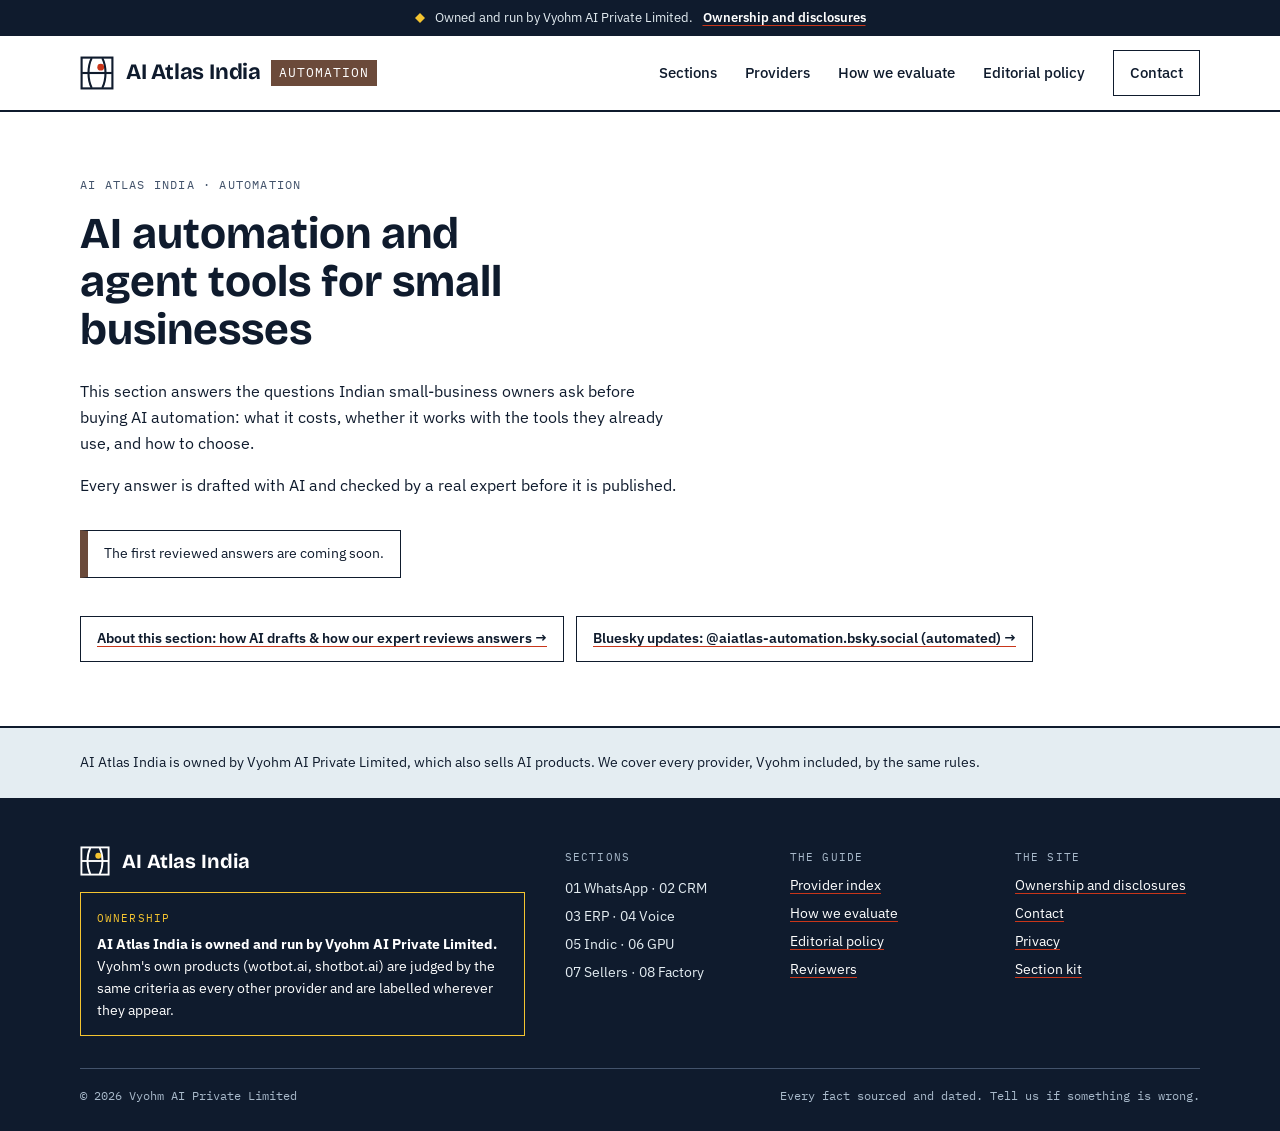
<file: index.html>
<!doctype html>
<html lang="en" data-section="automation">
<head>
<meta charset="utf-8">
<meta name="viewport" content="width=device-width, initial-scale=1">
<title>AI automation for small businesses | AI Atlas India</title>
<meta name="description" content="AI Atlas India, automation section: expert-reviewed answers on AI automation and agent tools for small businesses in India. First answers coming soon.">
<link rel="preconnect" href="https://fonts.googleapis.com">
<link rel="preconnect" href="https://fonts.gstatic.com" crossorigin>
<link href="https://fonts.googleapis.com/css2?family=Bricolage+Grotesque:wght@700&family=IBM+Plex+Mono&family=IBM+Plex+Sans:wght@400;600&display=swap" rel="stylesheet">
<link rel="stylesheet" href="tokens.css">
<!-- Google tag (GA4) -->
<script async src="https://www.googletagmanager.com/gtag/js?id=G-WVZBEKXQY9"></script>
<script>
  window.dataLayer = window.dataLayer || [];
  function gtag(){dataLayer.push(arguments);}
  gtag('js', new Date());
  gtag('config', 'G-WVZBEKXQY9');
</script>
<style>
  body { margin: 0; background: var(--atlas-paper); color: var(--atlas-ink); font: var(--atlas-body); }
  .hero { max-width: var(--atlas-content); margin: 0 auto; padding: var(--atlas-space-8) var(--atlas-gutter); }
  .label { font: var(--atlas-label); letter-spacing: var(--atlas-label-tracking); text-transform: uppercase; color: var(--atlas-muted); margin: 0 0 var(--atlas-space-4); }
  h1 { font: var(--atlas-h2); margin: 0 0 var(--atlas-space-5); max-width: 18ch; }
  .hero p.lead { max-width: 60ch; margin: 0 0 var(--atlas-space-4); }
  .notice { display: inline-block; border: var(--atlas-border); border-left: 8px solid var(--atlas-section); padding: var(--atlas-space-3) var(--atlas-space-4); margin-top: var(--atlas-space-4); font: var(--atlas-small); }
  .hero-actions { display: flex; flex-wrap: wrap; gap: var(--atlas-space-3); margin-top: var(--atlas-space-5); }
  .about-link {
    display: inline-flex;
    align-items: center;
    min-height: var(--atlas-tap);
    padding: 0 var(--atlas-space-4);
    border: var(--atlas-border);
    background: var(--atlas-paper);
    color: var(--atlas-ink);
    font: var(--atlas-small);
    font-weight: 600;
    text-decoration: underline;
    text-decoration-color: var(--atlas-route);
    text-underline-offset: 3px;
  }
  .about-link:hover { background: var(--atlas-signal); color: var(--atlas-ink); }
  .ownership { background: var(--atlas-sea); border-top: var(--atlas-band-rule); }
  .ownership p { max-width: var(--atlas-content); margin: 0 auto; padding: var(--atlas-space-5) var(--atlas-gutter); font: var(--atlas-small); }
</style>
</head>
<body>
<!-- AI Atlas India header. Generated from the live site at build time. Use it unchanged. -->
<!-- Needs tokens.css: <link rel="stylesheet" href="https://aiatlasindia.com/kit/tokens.css"> -->
<style>
/* Shared header. Needs tokens.css. Shipped inside /kit/header.html. */
.atlas-header {
  font-family: var(--atlas-font-body);
  color: var(--atlas-ink);
  background: var(--atlas-paper);
  border-bottom: 2px solid var(--atlas-ink);
}
.atlas-header a { text-decoration: none; }
.atlas-header__strip {
  background: var(--atlas-ink);
  color: var(--atlas-on-ink);
  font-size: 13px;
  line-height: 20px;
  padding: 8px 24px;
  display: flex;
  flex-wrap: wrap;
  gap: 4px 10px;
  justify-content: center;
  align-items: center;
  text-align: center;
  --atlas-focus: var(--atlas-signal);
}
.atlas-header__strip svg { flex: none; }
.atlas-header__strip a {
  color: var(--atlas-paper);
  font-weight: 600;
  text-decoration: underline;
  text-decoration-color: var(--atlas-route);
  text-underline-offset: 3px;
  padding-block: 12px;
  margin-block: -12px;
}
.atlas-header__strip a:hover { color: var(--atlas-signal); }
.atlas-header__bar {
  max-width: 1184px;
  margin: 0 auto;
  padding: 14px var(--atlas-gutter);
  display: flex;
  align-items: center;
  justify-content: space-between;
  gap: 24px;
  box-sizing: border-box;
  position: relative;
}
.atlas-header__lockup { display: flex; align-items: center; gap: 10px; min-width: 0; }
.atlas-header__brand {
  display: flex;
  align-items: center;
  gap: 12px;
  color: var(--atlas-ink);
  min-height: 44px;
}
.atlas-header__brand:hover { color: var(--atlas-ink); }
.atlas-header__brand svg { flex: none; }
.atlas-header__name {
  font-family: var(--atlas-font-display);
  font-size: 22px;
  font-weight: 700;
  letter-spacing: -0.01em;
  white-space: nowrap;
}
.atlas-header__section {
  display: inline-flex;
  align-items: center;
  min-height: 44px;
  color: var(--atlas-paper);
}
.atlas-header__section span {
  font-family: var(--atlas-font-mono);
  font-size: 13px;
  line-height: 20px;
  text-transform: uppercase;
  letter-spacing: 0.08em;
  padding: 3px 8px;
  background: var(--atlas-section);
  color: var(--atlas-paper);
  white-space: nowrap;
}
.atlas-header__section:hover { color: var(--atlas-paper); }
.atlas-header__nav {
  display: flex;
  align-items: center;
  gap: 28px;
  font-size: 15px;
  font-weight: 500;
  white-space: nowrap;
}
.atlas-header__nav a {
  color: var(--atlas-ink);
  display: inline-flex;
  align-items: center;
  min-height: 44px;
}
.atlas-header__nav a:hover { color: var(--atlas-route); }
.atlas-header__nav a.atlas-header__contact {
  border: 1.5px solid var(--atlas-ink);
  padding: 0 16px;
}
.atlas-header__menu { display: none; }
.atlas-header__menu summary {
  width: 44px;
  height: 44px;
  border: 1.5px solid var(--atlas-ink);
  background: var(--atlas-paper);
  display: flex;
  align-items: center;
  justify-content: center;
  cursor: pointer;
  list-style: none;
}
.atlas-header__menu summary::-webkit-details-marker { display: none; }
.atlas-header__menu nav {
  position: absolute;
  left: 0;
  right: 0;
  top: 100%;
  z-index: 5;
  background: var(--atlas-paper);
  border-top: 2px solid var(--atlas-ink);
  border-bottom: 2px solid var(--atlas-ink);
  display: flex;
  flex-direction: column;
  padding: 4px var(--atlas-gutter) 12px;
}
.atlas-header__menu nav a {
  color: var(--atlas-ink);
  font-size: 17px;
  font-weight: 500;
  min-height: 48px;
  display: flex;
  align-items: center;
  border-bottom: 1px solid var(--atlas-rule);
}
.atlas-header__menu nav a:last-child { border-bottom: 0; }

@media (max-width: 919px) {
  .atlas-header__nav { display: none; }
  .atlas-header__menu { display: block; }
}
@media (max-width: 767px) {
  .atlas-header__strip { padding-inline: 16px; }
}
@media (max-width: 399px) {
  .atlas-header__name { font-size: 20px; }
  .atlas-header__brand { gap: 10px; }
  .atlas-header__section span { font-size: 11px; padding: 3px 6px; }
}
</style>
<header class="atlas-header"> <div class="atlas-header__strip"> <svg aria-hidden="true" width="10" height="10" viewBox="0 0 10 10"><path d="M5 0 L10 5 L5 10 L0 5 Z" fill="#F4C430"></path></svg> <span>Owned and run by Vyohm AI Private Limited.</span> <a href="https://aiatlasindia.com/disclosures/">Ownership and disclosures</a> </div> <div class="atlas-header__bar"> <div class="atlas-header__lockup"> <a class="atlas-header__brand" href="https://aiatlasindia.com/"> <svg aria-hidden="true" width="34" height="34" viewBox="0 0 32 32"><g fill="none" stroke="#0F1B2D" stroke-width="2"><rect x="1.5" y="1.5" width="29" height="29"/><path d="M11 2C7 10 7 22 11 30"/><path d="M21 2c4 8 4 20 0 28"/><path d="M2 16h28"/><circle cx="19.5" cy="10.5" r="3.2" fill="#C9361A" stroke="none"/></g></svg> <span class="atlas-header__name">AI Atlas India</span> </a> <a class="atlas-header__section" href="/"><span>AUTOMATION</span></a> </div> <nav class="atlas-header__nav" aria-label="Main"> <a href="https://aiatlasindia.com/#sections">Sections</a><a href="https://aiatlasindia.com/providers/">Providers</a><a href="https://aiatlasindia.com/how-we-evaluate/">How we evaluate</a><a href="https://aiatlasindia.com/editorial-policy/">Editorial policy</a> <a class="atlas-header__contact" href="https://aiatlasindia.com/contact/">Contact</a> </nav> <details class="atlas-header__menu"> <summary aria-label="Menu"> <svg aria-hidden="true" width="20" height="20" viewBox="0 0 20 20" fill="none" stroke="#0F1B2D" stroke-width="2"><path d="M3 5h14M3 10h14M3 15h14"></path></svg> </summary> <nav aria-label="Main menu"> <a href="https://aiatlasindia.com/#sections">Sections</a><a href="https://aiatlasindia.com/providers/">Providers</a><a href="https://aiatlasindia.com/how-we-evaluate/">How we evaluate</a><a href="https://aiatlasindia.com/editorial-policy/">Editorial policy</a> <a href="https://aiatlasindia.com/contact/">Contact</a> </nav> </details> </div> </header>

<main>
  <section class="hero">
    <p class="label">AI Atlas India &middot; Automation</p>
    <h1>AI automation and agent tools for small businesses</h1>
    <p class="lead">This section answers the questions Indian small-business owners ask before buying AI automation: what it costs, whether it works with the tools they already use, and how to choose.</p>
    <p class="lead">Every answer is drafted with AI and checked by a real expert before it is published.</p>
    <p class="notice">The first reviewed answers are coming soon.</p>
    <div class="hero-actions">
      <a class="about-link" href="/about.html">About this section: how AI drafts &amp; how our expert reviews answers &rarr;</a>
      <a class="about-link" href="https://bsky.app/profile/aiatlas-automation.bsky.social" rel="noopener noreferrer">Bluesky updates: @aiatlas-automation.bsky.social (automated) &rarr;</a>
    </div>
  </section>
</main>
<div class="ownership"><p>AI Atlas India is owned by Vyohm AI Private Limited, which also sells AI products. We cover every provider, Vyohm included, by the same rules.</p></div>
<!-- AI Atlas India footer. Generated from the live site at build time. Use it unchanged. -->
<!-- Needs tokens.css: <link rel="stylesheet" href="https://aiatlasindia.com/kit/tokens.css"> -->
<style>
/* Shared footer. Needs tokens.css. Shipped inside /kit/footer.html. */
.atlas-footer {
  font-family: var(--atlas-font-body);
  color: var(--atlas-on-ink);
  background: var(--atlas-ink);
  font-size: 14px;
  line-height: 22px;
  --atlas-focus: var(--atlas-signal);
}
.atlas-footer a {
  color: var(--atlas-paper);
  text-decoration: underline;
  text-decoration-color: var(--atlas-route);
  text-underline-offset: 3px;
}
.atlas-footer a:hover { color: var(--atlas-signal); }
.atlas-footer__inner {
  max-width: 1184px;
  margin: 0 auto;
  padding: 48px var(--atlas-gutter) 24px;
  box-sizing: border-box;
  display: flex;
  flex-direction: column;
  gap: 32px;
}
.atlas-footer__cols { display: flex; flex-wrap: wrap; gap: 40px; }
.atlas-footer__about { flex: 3 1 340px; display: flex; flex-direction: column; gap: 16px; }
.atlas-footer__brand { display: flex; align-items: center; gap: 12px; }
.atlas-footer__brand svg { flex: none; }
.atlas-footer__name {
  font-family: var(--atlas-font-display);
  font-size: 20px;
  font-weight: 700;
  color: var(--atlas-paper);
}
.atlas-footer__ownership {
  border: 1.5px solid var(--atlas-signal);
  padding: 14px 16px;
  max-width: 460px;
  display: flex;
  flex-direction: column;
  gap: 4px;
  color: var(--atlas-paper);
}
.atlas-footer__ownership p { margin: 0; }
.atlas-footer__label {
  margin: 0;
  font-family: var(--atlas-font-mono);
  font-size: 11px;
  font-weight: 400;
  letter-spacing: 0.1em;
  text-transform: uppercase;
  color: var(--atlas-on-ink-muted);
}
.atlas-footer__label--signal { color: var(--atlas-signal); }
.atlas-footer__col { flex: 1 1 150px; display: flex; flex-direction: column; gap: 6px; }
.atlas-footer__col ul {
  list-style: none;
  margin: 0;
  padding: 0;
  display: flex;
  flex-direction: column;
  gap: 6px;
}
.atlas-footer__col--sections ul { display: block; }
.atlas-footer__col--sections li { display: inline; line-height: 28px; }
.atlas-footer__col--sections li:nth-child(odd)::after { content: ' · '; }
.atlas-footer__col--sections li:nth-child(even)::after { content: '\A'; white-space: pre; }
.atlas-footer__col a { display: inline-block; padding-block: 11px; margin-block: -11px; }
.atlas-footer__built {
  margin: 0;
  color: var(--atlas-paper);
  font-weight: 600;
}
.atlas-footer__base {
  border-top: 1px solid var(--atlas-muted);
  padding-top: 16px;
  display: flex;
  flex-wrap: wrap;
  gap: 8px 24px;
  justify-content: space-between;
  font-family: var(--atlas-font-mono);
  font-size: 12px;
  color: var(--atlas-on-ink-muted);
}
.atlas-footer__base p { margin: 0; }
@media (max-width: 767px) {
  .atlas-footer__inner { padding-top: 40px; }
  .atlas-footer__col { flex-basis: 100%; }
  .atlas-footer__col a { padding-block: 11px; margin-block: -8px; }
  .atlas-footer__col ul { gap: 10px; }
}
</style>
<footer class="atlas-footer"> <div class="atlas-footer__inner"> <div class="atlas-footer__cols"> <div class="atlas-footer__about"> <div class="atlas-footer__brand"> <svg aria-hidden="true" width="30" height="30" viewBox="0 0 32 32"><g fill="none" stroke="#FFFFFF" stroke-width="2"><rect x="1.5" y="1.5" width="29" height="29"/><path d="M11 2C7 10 7 22 11 30"/><path d="M21 2c4 8 4 20 0 28"/><path d="M2 16h28"/><circle cx="19.5" cy="10.5" r="3.2" fill="#F4C430" stroke="none"/></g></svg> <span class="atlas-footer__name">AI Atlas India</span> </div> <div class="atlas-footer__ownership"> <p class="atlas-footer__label atlas-footer__label--signal">Ownership</p> <p><strong>AI Atlas India is owned and run by Vyohm AI Private Limited.</strong> Vyohm&#39;s own products (wotbot.ai, shotbot.ai) are judged by the same criteria as every other provider and are labelled wherever they appear.</p> </div>  </div> <nav class="atlas-footer__col atlas-footer__col--sections" aria-label="Sections"> <h2 class="atlas-footer__label">Sections</h2> <ul> <li><span>01 WhatsApp</span></li><li><span>02 CRM</span></li><li><span>03 ERP</span></li><li><span>04 Voice</span></li><li><span>05 Indic</span></li><li><span>06 GPU</span></li><li><span>07 Sellers</span></li><li><span>08 Factory</span></li> </ul> </nav> <nav class="atlas-footer__col" aria-label="The guide"> <h2 class="atlas-footer__label">The guide</h2> <ul> <li><a href="https://aiatlasindia.com/providers/">Provider index</a></li><li><a href="https://aiatlasindia.com/how-we-evaluate/">How we evaluate</a></li><li><a href="https://aiatlasindia.com/editorial-policy/">Editorial policy</a></li><li><a href="https://aiatlasindia.com/reviewers/">Reviewers</a></li> </ul> </nav> <nav class="atlas-footer__col" aria-label="The site"> <h2 class="atlas-footer__label">The site</h2> <ul> <li><a href="https://aiatlasindia.com/disclosures/">Ownership and disclosures</a></li><li><a href="https://aiatlasindia.com/contact/">Contact</a></li><li><a href="https://aiatlasindia.com/privacy/">Privacy</a></li><li><a href="https://aiatlasindia.com/kit/">Section kit</a></li> </ul> </nav> </div> <div class="atlas-footer__base"> <p>© 2026 Vyohm AI Private Limited</p> <p>Every fact sourced and dated. Tell us if something is wrong.</p> </div> </div> </footer>

</body>
</html>
</file>
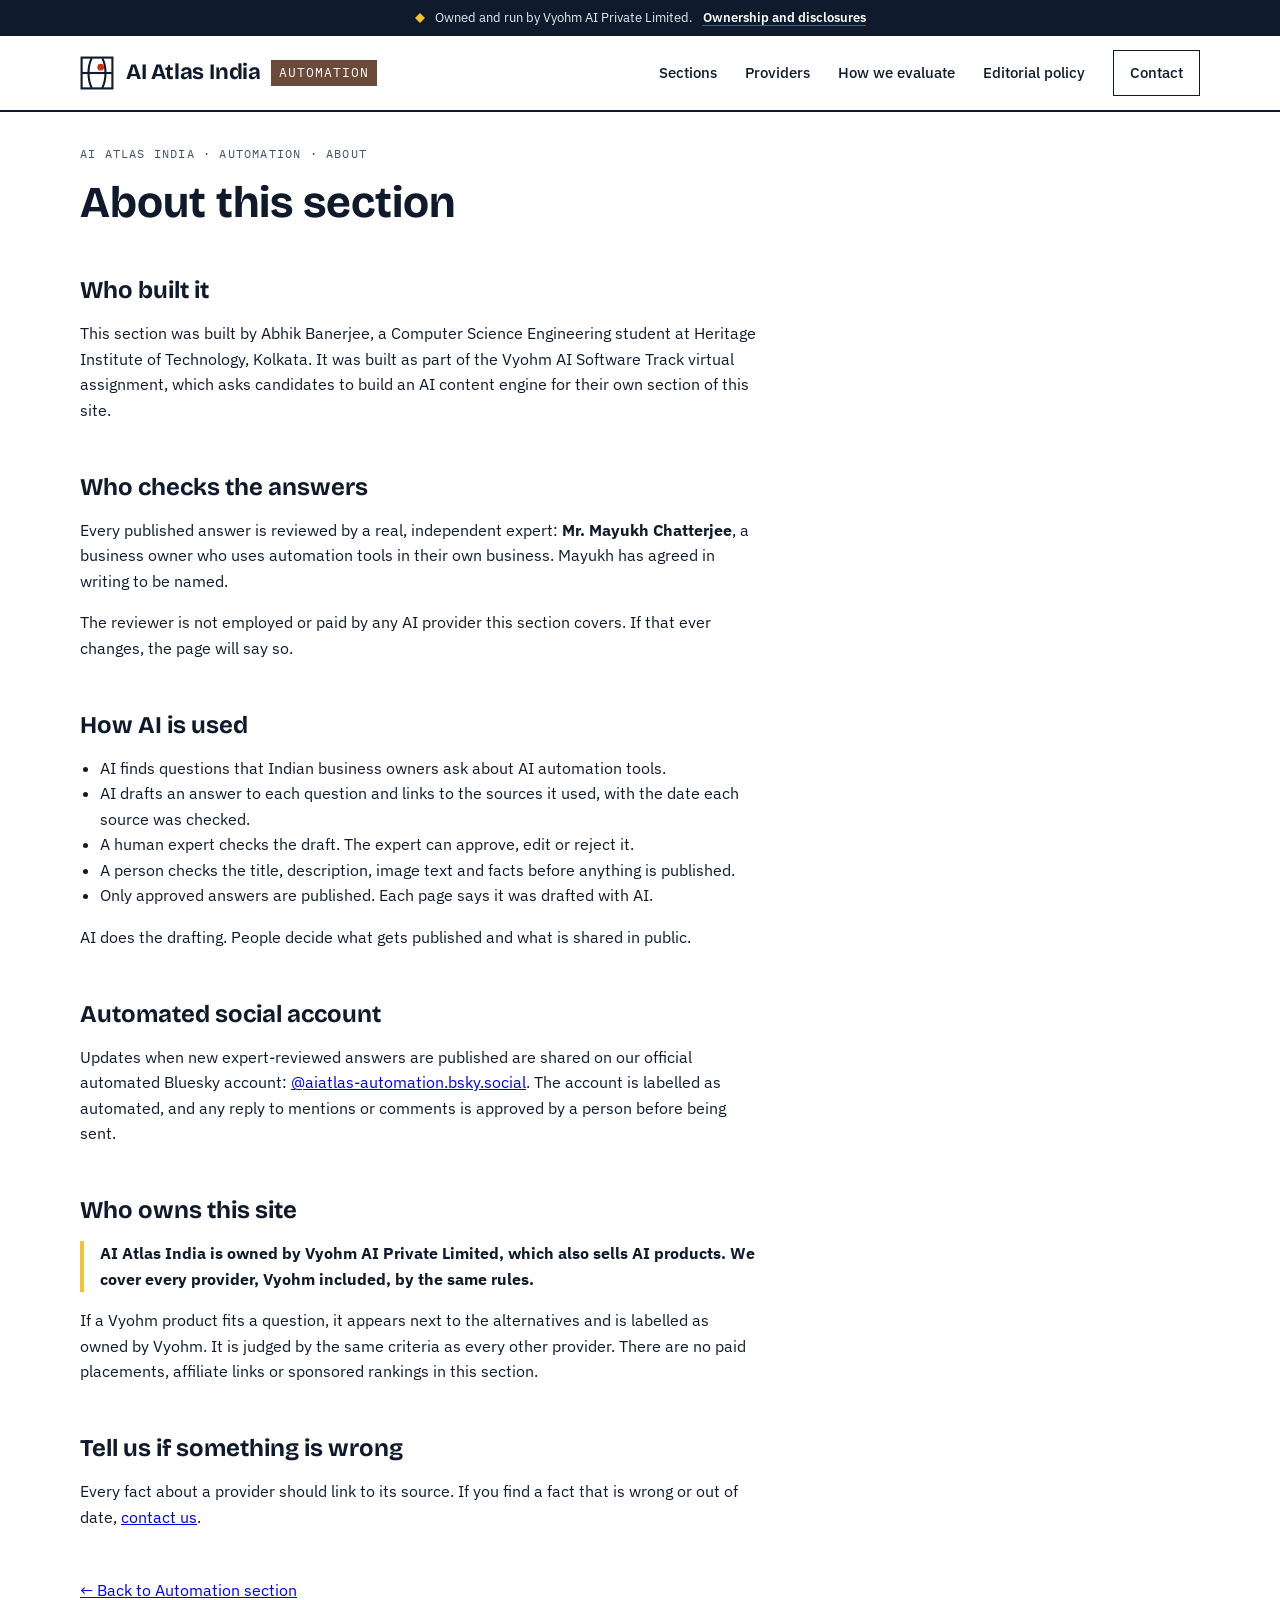
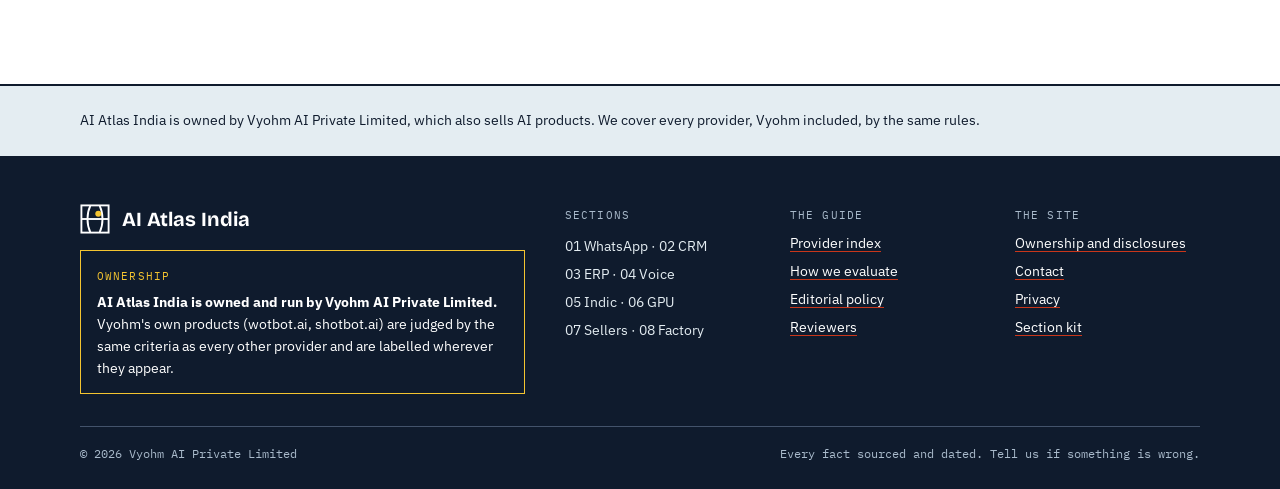
<file: about.html>
<!doctype html>
<html lang="en" data-section="automation">
<head>
<meta charset="utf-8">
<meta name="viewport" content="width=device-width, initial-scale=1">
<title>About this section | AI Atlas India</title>
<meta name="description" content="About the AI Atlas India automation section: who built it, how AI drafts answers, how experts review them, and who owns the site.">
<link rel="preconnect" href="https://fonts.googleapis.com">
<link rel="preconnect" href="https://fonts.gstatic.com" crossorigin>
<link href="https://fonts.googleapis.com/css2?family=Bricolage+Grotesque:wght@700&family=IBM+Plex+Mono&family=IBM+Plex+Sans:wght@400;600&display=swap" rel="stylesheet">
<link rel="stylesheet" href="tokens.css">
<!-- Google tag (GA4) -->
<script async src="https://www.googletagmanager.com/gtag/js?id=G-WVZBEKXQY9"></script>
<script>
  window.dataLayer = window.dataLayer || [];
  function gtag(){dataLayer.push(arguments);}
  gtag('js', new Date());
  gtag('config', 'G-WVZBEKXQY9');
</script>
<style>
  body { margin: 0; background: var(--atlas-paper); color: var(--atlas-ink); font: var(--atlas-body); }
  .hero { max-width: var(--atlas-content); margin: 0 auto; padding: var(--atlas-space-8) var(--atlas-gutter); }
  .label { font: var(--atlas-label); letter-spacing: var(--atlas-label-tracking); text-transform: uppercase; color: var(--atlas-muted); margin: 0 0 var(--atlas-space-4); }
  h1 { font: var(--atlas-h2); margin: 0 0 var(--atlas-space-5); max-width: 18ch; }
  .hero p.lead { max-width: 60ch; margin: 0 0 var(--atlas-space-4); }
  .notice { display: inline-block; border: var(--atlas-border); border-left: 8px solid var(--atlas-section); padding: var(--atlas-space-3) var(--atlas-space-4); margin-top: var(--atlas-space-4); font: var(--atlas-small); }
  .ownership { background: var(--atlas-sea); border-top: var(--atlas-band-rule); }
  .ownership p { max-width: var(--atlas-content); margin: 0 auto; padding: var(--atlas-space-5) var(--atlas-gutter); font: var(--atlas-small); }

  .about { max-width: var(--atlas-content); margin: 0 auto; padding: var(--atlas-space-6) var(--atlas-gutter) var(--atlas-space-8); }
  .about h2 { font: var(--atlas-h3, 600 22px/1.3 var(--atlas-font-body)); margin: var(--atlas-space-7) 0 var(--atlas-space-3); }
  .about p, .about li { max-width: 68ch; line-height: 1.6; }
  .about ul { padding-left: 20px; }
  .about .owner { border-left: 4px solid var(--atlas-signal); padding-left: var(--atlas-space-4); }
  .about .back-link { margin-top: var(--atlas-space-7); }
</style>
</head>
<body>
<!-- AI Atlas India header. Generated from the live site at build time. Use it unchanged. -->
<!-- Needs tokens.css: <link rel="stylesheet" href="https://aiatlasindia.com/kit/tokens.css"> -->
<style>
/* Shared header. Needs tokens.css. Shipped inside /kit/header.html. */
.atlas-header {
  font-family: var(--atlas-font-body);
  color: var(--atlas-ink);
  background: var(--atlas-paper);
  border-bottom: 2px solid var(--atlas-ink);
}
.atlas-header a { text-decoration: none; }
.atlas-header__strip {
  background: var(--atlas-ink);
  color: var(--atlas-on-ink);
  font-size: 13px;
  line-height: 20px;
  padding: 8px 24px;
  display: flex;
  flex-wrap: wrap;
  gap: 4px 10px;
  justify-content: center;
  align-items: center;
  text-align: center;
  --atlas-focus: var(--atlas-signal);
}
.atlas-header__strip svg { flex: none; }
.atlas-header__strip a {
  color: var(--atlas-paper);
  font-weight: 600;
  text-decoration: underline;
  text-decoration-color: var(--atlas-route);
  text-underline-offset: 3px;
  padding-block: 12px;
  margin-block: -12px;
}
.atlas-header__strip a:hover { color: var(--atlas-signal); }
.atlas-header__bar {
  max-width: 1184px;
  margin: 0 auto;
  padding: 14px var(--atlas-gutter);
  display: flex;
  align-items: center;
  justify-content: space-between;
  gap: 24px;
  box-sizing: border-box;
  position: relative;
}
.atlas-header__lockup { display: flex; align-items: center; gap: 10px; min-width: 0; }
.atlas-header__brand {
  display: flex;
  align-items: center;
  gap: 12px;
  color: var(--atlas-ink);
  min-height: 44px;
}
.atlas-header__brand:hover { color: var(--atlas-ink); }
.atlas-header__brand svg { flex: none; }
.atlas-header__name {
  font-family: var(--atlas-font-display);
  font-size: 22px;
  font-weight: 700;
  letter-spacing: -0.01em;
  white-space: nowrap;
}
.atlas-header__section {
  display: inline-flex;
  align-items: center;
  min-height: 44px;
  color: var(--atlas-paper);
}
.atlas-header__section span {
  font-family: var(--atlas-font-mono);
  font-size: 13px;
  line-height: 20px;
  text-transform: uppercase;
  letter-spacing: 0.08em;
  padding: 3px 8px;
  background: var(--atlas-section);
  color: var(--atlas-paper);
  white-space: nowrap;
}
.atlas-header__section:hover { color: var(--atlas-paper); }
.atlas-header__nav {
  display: flex;
  align-items: center;
  gap: 28px;
  font-size: 15px;
  font-weight: 500;
  white-space: nowrap;
}
.atlas-header__nav a {
  color: var(--atlas-ink);
  display: inline-flex;
  align-items: center;
  min-height: 44px;
}
.atlas-header__nav a:hover { color: var(--atlas-route); }
.atlas-header__nav a.atlas-header__contact {
  border: 1.5px solid var(--atlas-ink);
  padding: 0 16px;
}
.atlas-header__menu { display: none; }
.atlas-header__menu summary {
  width: 44px;
  height: 44px;
  border: 1.5px solid var(--atlas-ink);
  background: var(--atlas-paper);
  display: flex;
  align-items: center;
  justify-content: center;
  cursor: pointer;
  list-style: none;
}
.atlas-header__menu summary::-webkit-details-marker { display: none; }
.atlas-header__menu nav {
  position: absolute;
  left: 0;
  right: 0;
  top: 100%;
  z-index: 5;
  background: var(--atlas-paper);
  border-top: 2px solid var(--atlas-ink);
  border-bottom: 2px solid var(--atlas-ink);
  display: flex;
  flex-direction: column;
  padding: 4px var(--atlas-gutter) 12px;
}
.atlas-header__menu nav a {
  color: var(--atlas-ink);
  font-size: 17px;
  font-weight: 500;
  min-height: 48px;
  display: flex;
  align-items: center;
  border-bottom: 1px solid var(--atlas-rule);
}
.atlas-header__menu nav a:last-child { border-bottom: 0; }

@media (max-width: 919px) {
  .atlas-header__nav { display: none; }
  .atlas-header__menu { display: block; }
}
@media (max-width: 767px) {
  .atlas-header__strip { padding-inline: 16px; }
}
@media (max-width: 399px) {
  .atlas-header__name { font-size: 20px; }
  .atlas-header__brand { gap: 10px; }
  .atlas-header__section span { font-size: 11px; padding: 3px 6px; }
}
</style>
<header class="atlas-header"> <div class="atlas-header__strip"> <svg aria-hidden="true" width="10" height="10" viewBox="0 0 10 10"><path d="M5 0 L10 5 L5 10 L0 5 Z" fill="#F4C430"></path></svg> <span>Owned and run by Vyohm AI Private Limited.</span> <a href="https://aiatlasindia.com/disclosures/">Ownership and disclosures</a> </div> <div class="atlas-header__bar"> <div class="atlas-header__lockup"> <a class="atlas-header__brand" href="https://aiatlasindia.com/"> <svg aria-hidden="true" width="34" height="34" viewBox="0 0 32 32"><g fill="none" stroke="#0F1B2D" stroke-width="2"><rect x="1.5" y="1.5" width="29" height="29"/><path d="M11 2C7 10 7 22 11 30"/><path d="M21 2c4 8 4 20 0 28"/><path d="M2 16h28"/><circle cx="19.5" cy="10.5" r="3.2" fill="#C9361A" stroke="none"/></g></svg> <span class="atlas-header__name">AI Atlas India</span> </a> <a class="atlas-header__section" href="/"><span>AUTOMATION</span></a> </div> <nav class="atlas-header__nav" aria-label="Main"> <a href="https://aiatlasindia.com/#sections">Sections</a><a href="https://aiatlasindia.com/providers/">Providers</a><a href="https://aiatlasindia.com/how-we-evaluate/">How we evaluate</a><a href="https://aiatlasindia.com/editorial-policy/">Editorial policy</a> <a class="atlas-header__contact" href="https://aiatlasindia.com/contact/">Contact</a> </nav> <details class="atlas-header__menu"> <summary aria-label="Menu"> <svg aria-hidden="true" width="20" height="20" viewBox="0 0 20 20" fill="none" stroke="#0F1B2D" stroke-width="2"><path d="M3 5h14M3 10h14M3 15h14"></path></svg> </summary> <nav aria-label="Main menu"> <a href="https://aiatlasindia.com/#sections">Sections</a><a href="https://aiatlasindia.com/providers/">Providers</a><a href="https://aiatlasindia.com/how-we-evaluate/">How we evaluate</a><a href="https://aiatlasindia.com/editorial-policy/">Editorial policy</a> <a href="https://aiatlasindia.com/contact/">Contact</a> </nav> </details> </div> </header>

<main>
  <article class="about">
    <p class="label">AI Atlas India &middot; Automation &middot; About</p>
    <h1>About this section</h1>

    <h2>Who built it</h2>
    <p>This section was built by Abhik Banerjee, a Computer Science Engineering student at Heritage Institute of Technology, Kolkata. It was built as part of the Vyohm AI Software Track virtual assignment, which asks candidates to build an AI content engine for their own section of this site.</p>

    <h2>Who checks the answers</h2>
    <p>Every published answer is reviewed by a real, independent expert: <strong>Mr. Mayukh Chatterjee</strong>, a business owner who uses automation tools in their own business. Mayukh has agreed in writing to be named.</p>
    <p>The reviewer is not employed or paid by any AI provider this section covers. If that ever changes, the page will say so.</p>

    <h2>How AI is used</h2>
    <ul>
      <li>AI finds questions that Indian business owners ask about AI automation tools.</li>
      <li>AI drafts an answer to each question and links to the sources it used, with the date each source was checked.</li>
      <li>A human expert checks the draft. The expert can approve, edit or reject it.</li>
      <li>A person checks the title, description, image text and facts before anything is published.</li>
      <li>Only approved answers are published. Each page says it was drafted with AI.</li>
    </ul>
    <p>AI does the drafting. People decide what gets published and what is shared in public.</p>

    <h2>Automated social account</h2>
    <p>Updates when new expert-reviewed answers are published are shared on our official automated Bluesky account: <a href="https://bsky.app/profile/aiatlas-automation.bsky.social" rel="noopener noreferrer">@aiatlas-automation.bsky.social</a>. The account is labelled as automated, and any reply to mentions or comments is approved by a person before being sent.</p>

    <h2>Who owns this site</h2>
    <p class="owner"><strong>AI Atlas India is owned by Vyohm AI Private Limited, which also sells AI products. We cover every provider, Vyohm included, by the same rules.</strong></p>
    <p>If a Vyohm product fits a question, it appears next to the alternatives and is labelled as owned by Vyohm. It is judged by the same criteria as every other provider. There are no paid placements, affiliate links or sponsored rankings in this section.</p>

    <h2>Tell us if something is wrong</h2>
    <p>Every fact about a provider should link to its source. If you find a fact that is wrong or out of date, <a href="https://aiatlasindia.com/contact/">contact us</a>.</p>

    <p class="back-link"><a href="/">&larr; Back to Automation section</a></p>
  </article>
</main>
<div class="ownership"><p>AI Atlas India is owned by Vyohm AI Private Limited, which also sells AI products. We cover every provider, Vyohm included, by the same rules.</p></div>
<!-- AI Atlas India footer. Generated from the live site at build time. Use it unchanged. -->
<!-- Needs tokens.css: <link rel="stylesheet" href="https://aiatlasindia.com/kit/tokens.css"> -->
<style>
/* Shared footer. Needs tokens.css. Shipped inside /kit/footer.html. */
.atlas-footer {
  font-family: var(--atlas-font-body);
  color: var(--atlas-on-ink);
  background: var(--atlas-ink);
  font-size: 14px;
  line-height: 22px;
  --atlas-focus: var(--atlas-signal);
}
.atlas-footer a {
  color: var(--atlas-paper);
  text-decoration: underline;
  text-decoration-color: var(--atlas-route);
  text-underline-offset: 3px;
}
.atlas-footer a:hover { color: var(--atlas-signal); }
.atlas-footer__inner {
  max-width: 1184px;
  margin: 0 auto;
  padding: 48px var(--atlas-gutter) 24px;
  box-sizing: border-box;
  display: flex;
  flex-direction: column;
  gap: 32px;
}
.atlas-footer__cols { display: flex; flex-wrap: wrap; gap: 40px; }
.atlas-footer__about { flex: 3 1 340px; display: flex; flex-direction: column; gap: 16px; }
.atlas-footer__brand { display: flex; align-items: center; gap: 12px; }
.atlas-footer__brand svg { flex: none; }
.atlas-footer__name {
  font-family: var(--atlas-font-display);
  font-size: 20px;
  font-weight: 700;
  color: var(--atlas-paper);
}
.atlas-footer__ownership {
  border: 1.5px solid var(--atlas-signal);
  padding: 14px 16px;
  max-width: 460px;
  display: flex;
  flex-direction: column;
  gap: 4px;
  color: var(--atlas-paper);
}
.atlas-footer__ownership p { margin: 0; }
.atlas-footer__label {
  margin: 0;
  font-family: var(--atlas-font-mono);
  font-size: 11px;
  font-weight: 400;
  letter-spacing: 0.1em;
  text-transform: uppercase;
  color: var(--atlas-on-ink-muted);
}
.atlas-footer__label--signal { color: var(--atlas-signal); }
.atlas-footer__col { flex: 1 1 150px; display: flex; flex-direction: column; gap: 6px; }
.atlas-footer__col ul {
  list-style: none;
  margin: 0;
  padding: 0;
  display: flex;
  flex-direction: column;
  gap: 6px;
}
.atlas-footer__col--sections ul { display: block; }
.atlas-footer__col--sections li { display: inline; line-height: 28px; }
.atlas-footer__col--sections li:nth-child(odd)::after { content: ' · '; }
.atlas-footer__col--sections li:nth-child(even)::after { content: '\A'; white-space: pre; }
.atlas-footer__col a { display: inline-block; padding-block: 11px; margin-block: -11px; }
.atlas-footer__built {
  margin: 0;
  color: var(--atlas-paper);
  font-weight: 600;
}
.atlas-footer__base {
  border-top: 1px solid var(--atlas-muted);
  padding-top: 16px;
  display: flex;
  flex-wrap: wrap;
  gap: 8px 24px;
  justify-content: space-between;
  font-family: var(--atlas-font-mono);
  font-size: 12px;
  color: var(--atlas-on-ink-muted);
}
.atlas-footer__base p { margin: 0; }
@media (max-width: 767px) {
  .atlas-footer__inner { padding-top: 40px; }
  .atlas-footer__col { flex-basis: 100%; }
  .atlas-footer__col a { padding-block: 11px; margin-block: -8px; }
  .atlas-footer__col ul { gap: 10px; }
}
</style>
<footer class="atlas-footer"> <div class="atlas-footer__inner"> <div class="atlas-footer__cols"> <div class="atlas-footer__about"> <div class="atlas-footer__brand"> <svg aria-hidden="true" width="30" height="30" viewBox="0 0 32 32"><g fill="none" stroke="#FFFFFF" stroke-width="2"><rect x="1.5" y="1.5" width="29" height="29"/><path d="M11 2C7 10 7 22 11 30"/><path d="M21 2c4 8 4 20 0 28"/><path d="M2 16h28"/><circle cx="19.5" cy="10.5" r="3.2" fill="#F4C430" stroke="none"/></g></svg> <span class="atlas-footer__name">AI Atlas India</span> </div> <div class="atlas-footer__ownership"> <p class="atlas-footer__label atlas-footer__label--signal">Ownership</p> <p><strong>AI Atlas India is owned and run by Vyohm AI Private Limited.</strong> Vyohm&#39;s own products (wotbot.ai, shotbot.ai) are judged by the same criteria as every other provider and are labelled wherever they appear.</p> </div>  </div> <nav class="atlas-footer__col atlas-footer__col--sections" aria-label="Sections"> <h2 class="atlas-footer__label">Sections</h2> <ul> <li><span>01 WhatsApp</span></li><li><span>02 CRM</span></li><li><span>03 ERP</span></li><li><span>04 Voice</span></li><li><span>05 Indic</span></li><li><span>06 GPU</span></li><li><span>07 Sellers</span></li><li><span>08 Factory</span></li> </ul> </nav> <nav class="atlas-footer__col" aria-label="The guide"> <h2 class="atlas-footer__label">The guide</h2> <ul> <li><a href="https://aiatlasindia.com/providers/">Provider index</a></li><li><a href="https://aiatlasindia.com/how-we-evaluate/">How we evaluate</a></li><li><a href="https://aiatlasindia.com/editorial-policy/">Editorial policy</a></li><li><a href="https://aiatlasindia.com/reviewers/">Reviewers</a></li> </ul> </nav> <nav class="atlas-footer__col" aria-label="The site"> <h2 class="atlas-footer__label">The site</h2> <ul> <li><a href="https://aiatlasindia.com/disclosures/">Ownership and disclosures</a></li><li><a href="https://aiatlasindia.com/contact/">Contact</a></li><li><a href="https://aiatlasindia.com/privacy/">Privacy</a></li><li><a href="https://aiatlasindia.com/kit/">Section kit</a></li> </ul> </nav> </div> <div class="atlas-footer__base"> <p>© 2026 Vyohm AI Private Limited</p> <p>Every fact sourced and dated. Tell us if something is wrong.</p> </div> </div> </footer>

</body>
</html>
</file>
<file: tokens.css>
/*
 * AI Atlas India design tokens. "A printed atlas": ink, paper, sea, a signal
 * yellow and a route red. Square corners, ruled lines, no shadows.
 *
 * This file is served unchanged at /kit/tokens.css.
 * Do not add colours. Do not change values without sign-off.
 */
:root {
  /* Colour */
  --atlas-ink: #0F1B2D;      /* Text, rules, dark bands */
  --atlas-paper: #FFFFFF;    /* Page and card ground */
  --atlas-sea: #E4EDF2;      /* Alternate bands */
  --atlas-grid: #D5E1E9;     /* Map grid on sea */
  --atlas-muted: #43536B;    /* Secondary text */
  --atlas-rule: #C5D1DB;     /* Row dividers */
  --atlas-signal: #F4C430;   /* Primary action, notices */
  --atlas-route: #C9361A;    /* Numbers, link underline */

  /* Tints used inside components */
  --atlas-ink-soft: #1B2A44;   /* Figure ground on ink */
  --atlas-ink-line: #263852;   /* Contour lines on ink */
  --atlas-on-ink: #E4EDF2;     /* Body text on ink */
  --atlas-on-ink-muted: #A9BACB; /* Labels on ink */
  --atlas-wash: #F6F8FA;       /* Blank rows */
  --atlas-figure: #EEF3F6;     /* Figure ground on paper */

  /* Section colours. White text on each passes WCAG AA. */
  --atlas-whatsapp: #17794D;
  --atlas-crm: #2463B0;
  --atlas-erp: #6A4BB0;
  --atlas-voice: #B32672;
  --atlas-indic: #8A5A1C;
  --atlas-gpu: #44546A;
  --atlas-sellers: #0C7C86;
  --atlas-factory: #5C7A1A;
  --atlas-automation: #6B4A3A; /* Added per Vyohm setup email: plate 16, AUTOMATION */

  /* Type families. The --font-* variables are set by the site's font loader. */
  --atlas-font-display: var(--font-display, 'Bricolage Grotesque'), 'Arial Narrow', sans-serif;
  --atlas-font-body: var(--font-body, 'IBM Plex Sans'), system-ui, sans-serif;
  --atlas-font-mono: var(--font-mono, 'IBM Plex Mono'), ui-monospace, monospace;

  /* Type scale: size / line height */
  --atlas-display: 700 4.5rem/1 var(--atlas-font-display);      /* 72/72 */
  --atlas-h2: 700 2.75rem/1.0909 var(--atlas-font-display);     /* 44/48 */
  --atlas-h3: 700 1.5rem/1.25 var(--atlas-font-display);        /* 24/30 */
  --atlas-body: 400 1rem/1.625 var(--atlas-font-body);          /* 16/26 */
  --atlas-small: 400 0.875rem/1.5714 var(--atlas-font-body);    /* 14/22 */
  --atlas-label: 400 0.75rem/1.5 var(--atlas-font-mono);        /* 12, capitals, +0.1em */
  --atlas-label-tracking: 0.1em;

  /* Space */
  --atlas-space-1: 4px;
  --atlas-space-2: 8px;
  --atlas-space-3: 12px;
  --atlas-space-4: 16px;
  --atlas-space-5: 24px;
  --atlas-space-6: 32px;
  --atlas-space-7: 48px;
  --atlas-space-8: 64px;

  /* Shape */
  --atlas-radius: 0;
  --atlas-border: 1.5px solid var(--atlas-ink);      /* Boxes and buttons */
  --atlas-band-rule: 2px solid var(--atlas-ink);     /* Between page bands */
  --atlas-row-rule: 1px solid var(--atlas-rule);     /* Between rows */
  --atlas-grid-size: 48px;                           /* Map grid on sea bands */
  --atlas-content: 1120px;                           /* Content width */
  --atlas-gutter: 32px;                              /* 20px on phones */
  --atlas-tap: 44px;                                 /* Smallest tap target */

  /* The colour of the current section. Set by data-section on any element. */
  --atlas-section: var(--atlas-ink);
}

@media (max-width: 767px) {
  :root {
    --atlas-gutter: 20px;
    --atlas-grid-size: 39px;
  }
}

[data-section='whatsapp'] { --atlas-section: var(--atlas-whatsapp); }
[data-section='crm'] { --atlas-section: var(--atlas-crm); }
[data-section='erp'] { --atlas-section: var(--atlas-erp); }
[data-section='voice'] { --atlas-section: var(--atlas-voice); }
[data-section='indic'] { --atlas-section: var(--atlas-indic); }
[data-section='gpu'] { --atlas-section: var(--atlas-gpu); }
[data-section='sellers'] { --atlas-section: var(--atlas-sellers); }
[data-section='factory'] { --atlas-section: var(--atlas-factory); }
[data-section='automation'] { --atlas-section: var(--atlas-automation); }
</file>
